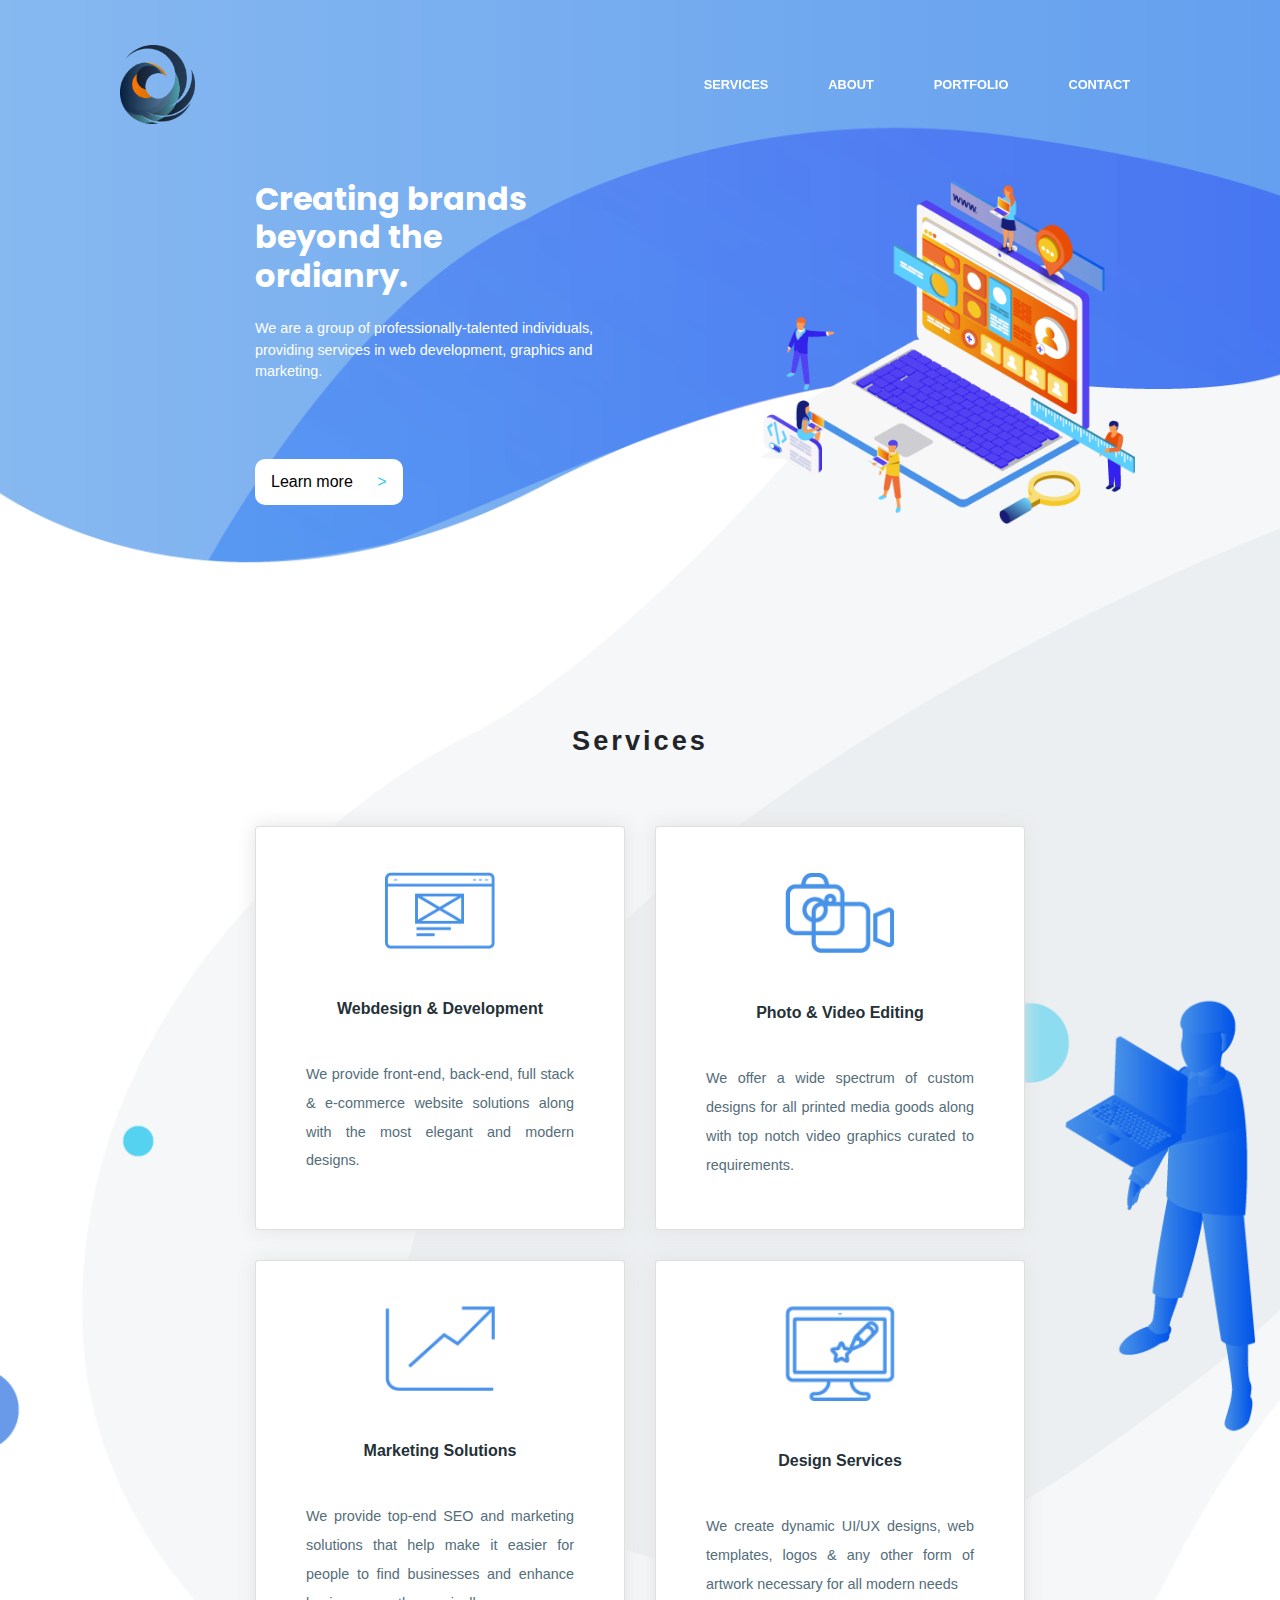
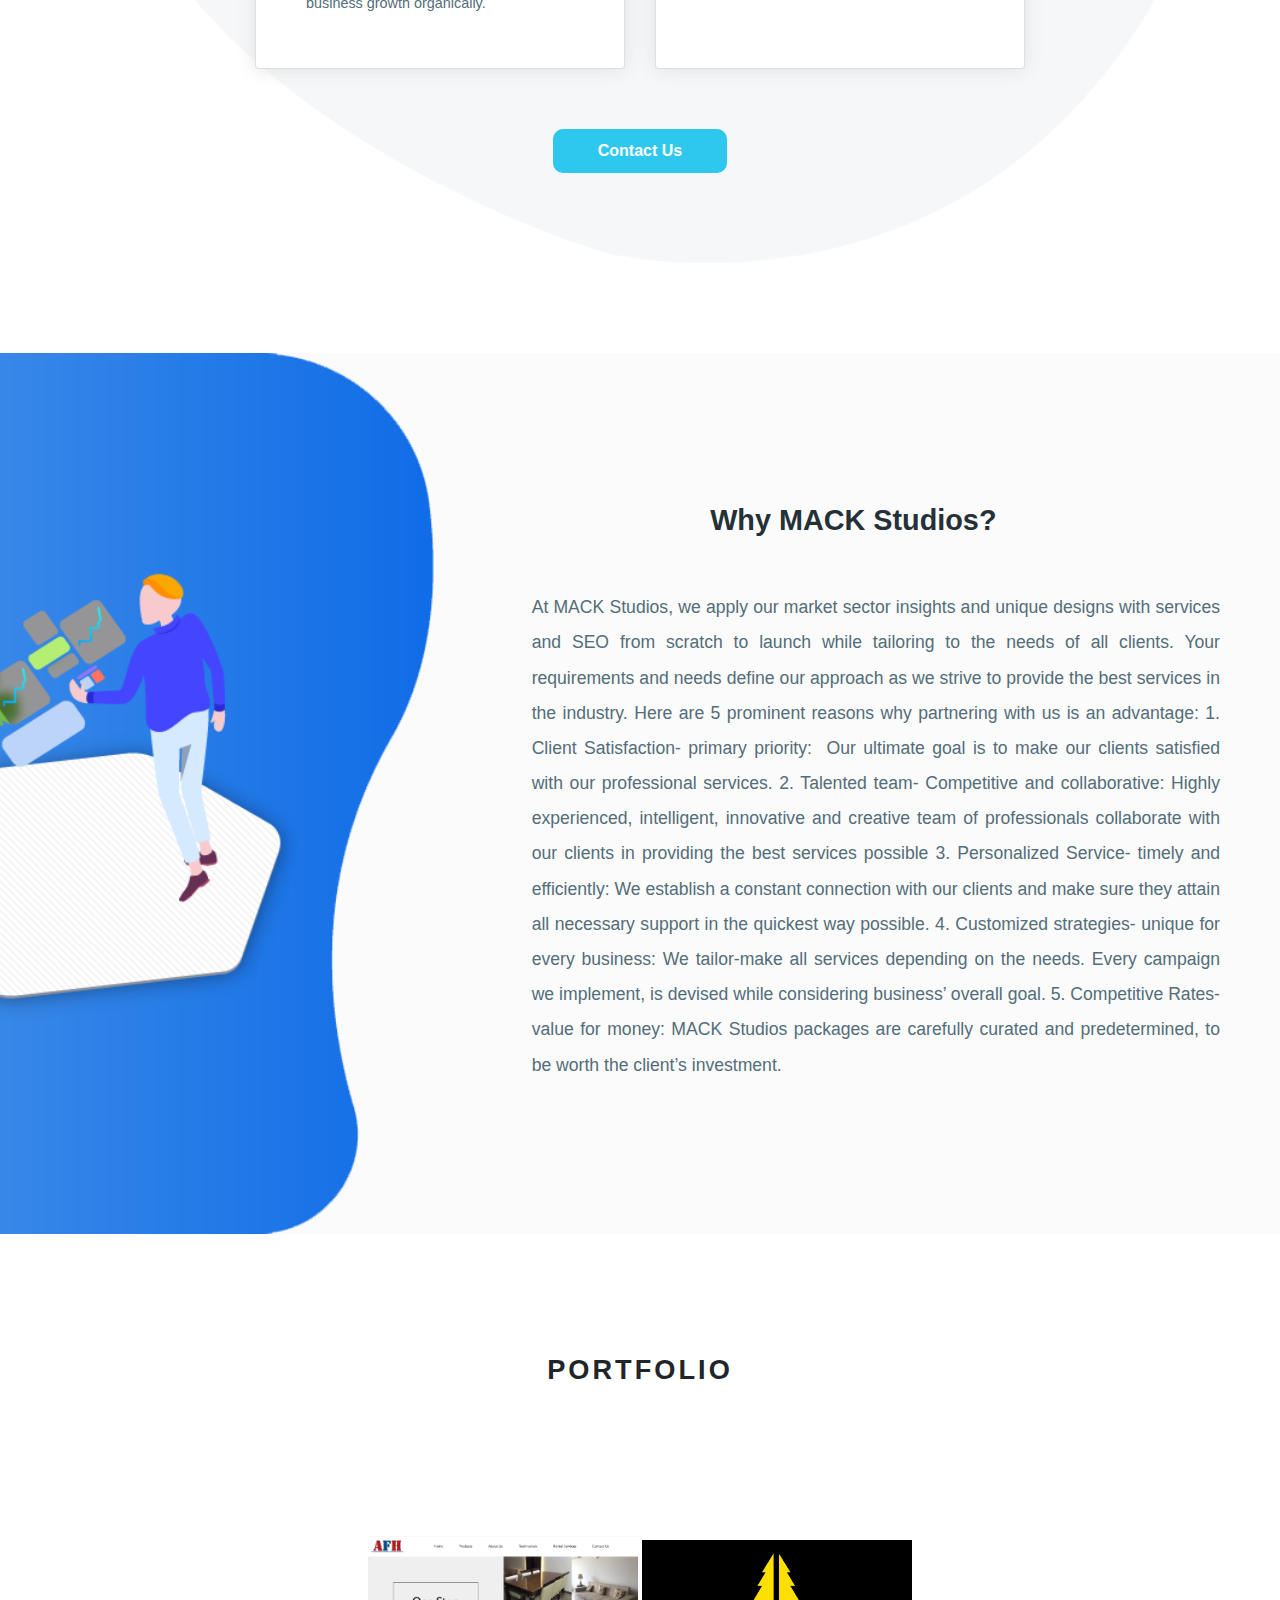
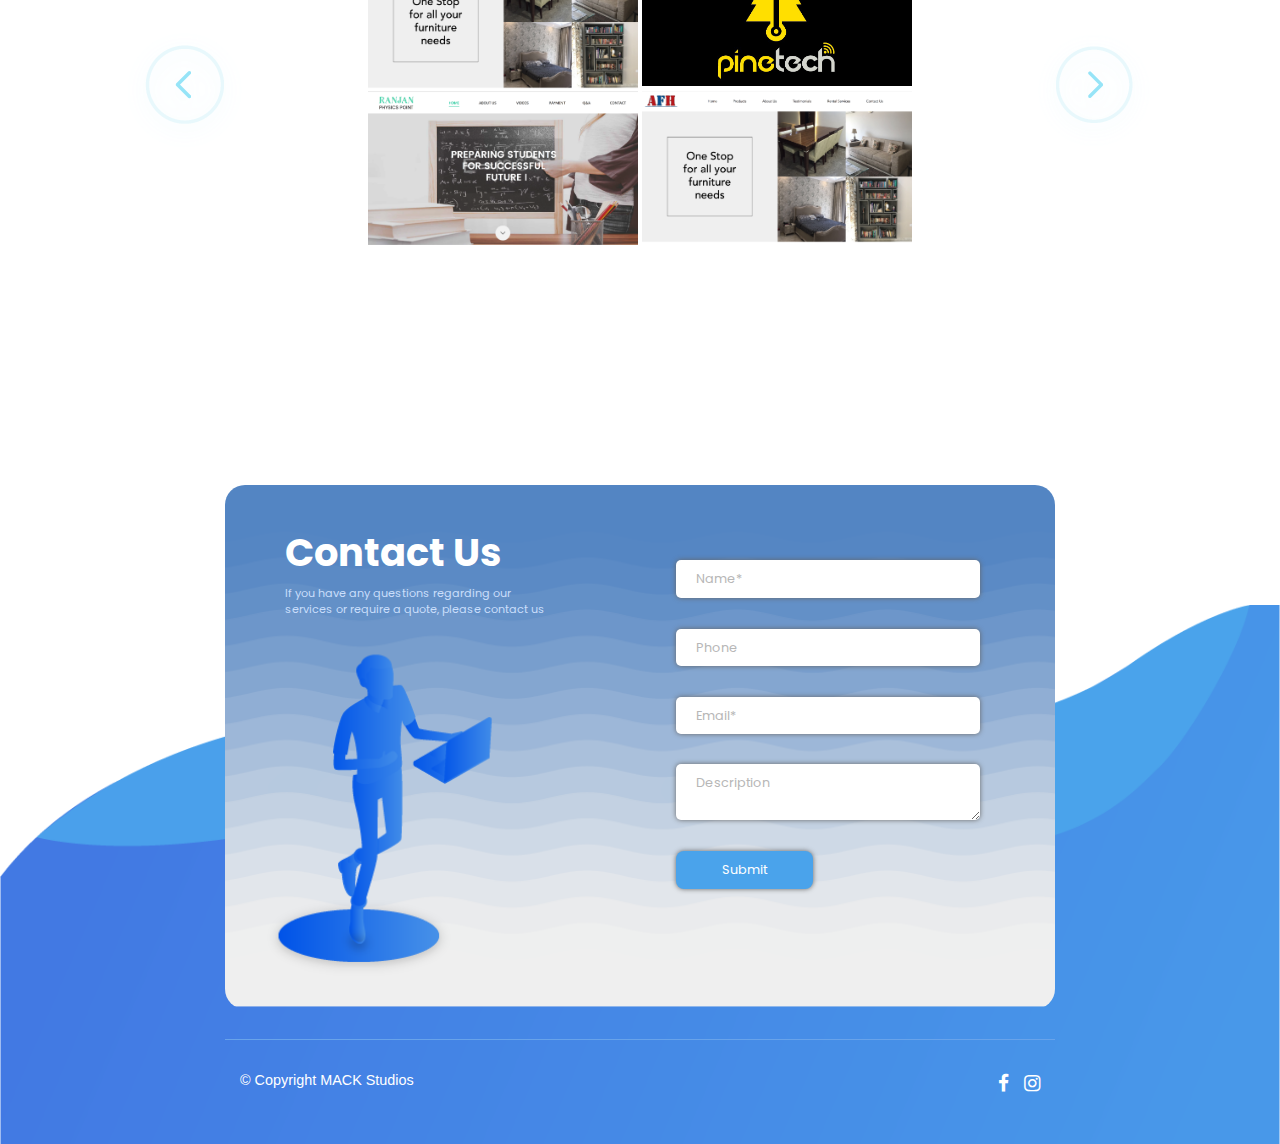
<file: index.html>
<!doctype html>
<html lang="en">
  <head>
    <!-- Required meta tags -->
    <meta charset="utf-8">
    <meta name="viewport" content="width=device-width, initial-scale=1, shrink-to-fit=no">

    <!-- Bootstrap CSS -->
    <link rel="stylesheet" href="css/bootstrap.css">
    <link rel="stylesheet" href="https://cdnjs.cloudflare.com/ajax/libs/font-awesome/4.7.0/css/font-awesome.min.css">
    <link rel="stylesheet" type="text/css" href="css/style.css">


    <link href="https://fonts.googleapis.com/css?family=Poppins:400,700" rel="stylesheet">

    <!-- JS/JQUERY -->

    <script src="https://ajax.googleapis.com/ajax/libs/jquery/3.3.1/jquery.min.js"></script>    
    <script src="https://cdnjs.cloudflare.com/ajax/libs/popper.js/1.14.0/umd/popper.min.js" integrity="sha384-cs/chFZiN24E4KMATLdqdvsezGxaGsi4hLGOzlXwp5UZB1LY//20VyM2taTB4QvJ" crossorigin="anonymous"></script>
    <script src="js/bootstrap.js"></script>
    <script type="text/javascript" src="animatescroll.js"></script>
    <script type="text/javascript">
      $(function () {
        $(document).scroll(function () {
          var $nav = $(".navbar");
          var $logoNav = $(".logo-nav");
          $nav.toggleClass('scrolled',$(this).scrollTop() > $nav.height());
          $logoNav.toggleClass('scrolled', $(this).scrollTop()>$nav.height()); 
        });

        $('#form1').submit(function(e){
  
            e.preventDefault(); // Prevent Default Submission
          
            $.ajax({
               url: 'insert.php',
               type: 'POST',
               data: $(this).serialize(), // it will serialize the form data
                      dataType: 'html'
                  });
          });
        
      });
    </script>

    <title>Mack Studios</title>
  </head>
  <body>
    <nav class="navbar navbar-expand-md fixed-top">
      <a href="#" class="nav-logo-a" onclick="$('#home-con').animatescroll();" href="#"><img src="img/logo.png" class="logo-nav img-fluid"></a>
        <div class="mobShow">
          <h1 class="he11">MACK Studios</h1>
        </div>
        <a class="navbar-toggler" data-toggle="collapse" data-target="#nav-coll" aria-controls="nav-coll" aria-expanded="false" aria-label="Toggle navigation">
             &#9776
          </a>
      <div class="collapse navbar-collapse" id="nav-coll">
        <ul class="navbar-nav ml-auto">
          <li class="nav-item">
            <a class="nav-link" onclick="$('#services-con').animatescroll();$('.navbar-collapse').collapse('hide');" href="#" >SERVICES</a>
          </li>
          <li class="nav-item">
            <a class="nav-link" onclick="$('#why-con').animatescroll();$('.navbar-collapse').collapse('hide');" href="#">ABOUT</a>
          </li>
          <li class="nav-item">
            <a class="nav-link" onclick="$('#port-con').animatescroll();$('.navbar-collapse').collapse('hide');" href="#">PORTFOLIO</a>
          </li>
          <li class="nav-item">
            <a class="nav-link" onclick="$('#contact-con').animatescroll();$('.navbar-collapse').collapse('hide');" href="#">CONTACT</a>
          </li>
        </ul>
      </div>
    </nav>

    <div class="container-fluid con1 con-bg" id="home-con">
      <div class="row">
        <div class="col-sm-12 col-md-6">
          <h1 class="he1">
            Creating brands beyond the ordianry.
          </h1>
          <p class="p1">
            We are a group of professionally-talented individuals, providing services in web development, graphics and marketing.
          </p>
          <a href="#" onclick="$('#why-con').animatescroll();" class="btn btn1">Learn more   <span class="span1"> > </span></a>
        </div>
        <div class="col-sm-12 col-md-6">
          <img src="img/i1.png" class="i1" />
        </div>
      </div>

     <div class="row" id="services-con">
          <h2 class="mx-auto he2">Services</h2>

          <div class="card-deck card-deck1 mx-auto">
            <div class="card">
              <img class="card-img-top mx-auto" src="img/c1.png">
              <div class="card-body">
                <center><h5 class="card-title">Webdesign & Development</h5></center>
                <center><p class="card-text">
                  We provide front-end, back-end, full stack & e-commerce website solutions along with the most elegant and modern designs. 
              </p></center>
              </div>
            </div>
            <div class="card">
              <img class="card-img-top mx-auto" src="img/c2.png">
              <div class="card-body">
                <center><h5 class="card-title">Photo & Video Editing</h5></center>
                <center><p class="card-text">
                      We offer a wide spectrum of custom designs for all printed media goods along with top notch video graphics curated to requirements.
                </p></center>
              </div>
            </div>
          </div>

          <div class="card-deck card-deck2 mx-auto">
            <div class="card">
              <img class="card-img-top mx-auto" src="img/c3.png">
              <div class="card-body">
                <center><h5 class="card-title">Marketing Solutions</h5></center>
                <center><p class="card-text">We provide top-end SEO and marketing solutions that help make it easier for people to find businesses and enhance business growth organically.

              </p></center>
              </div>
            </div>
            <div class="card">
              <img class="card-img-top mx-auto" src="img/c4.png">
              <div class="card-body">
                <center><h5 class="card-title">Design Services</h5></center>
                <center><p class="card-text">We create dynamic UI/UX designs, web templates, logos & any other form of artwork necessary for all modern needs

                </p></center>
              </div>
            </div>
          </div>

      </div>

      <div class="row mx-auto">
        <div class="col-sm-12">
          <center><button type="button" class="btn btn-primary btn2" onclick="$('#contact-con').animatescroll();">Contact Us</button></center>
        </div>
      </div>
</div>
    </div>

    <div class="container-fluid con2 con-bg" id="why-con">
      <div class="row">
        <div class="col-sm-12 col-md-8 offset-md-4">
          <center><h1 class="he3">Why MACK Studios?</h1></center>
          <p class="p2">
            At MACK Studios, we apply our market sector insights and unique designs with services and SEO from scratch to launch while tailoring to the needs of all clients. Your requirements and needs define our approach as we strive to provide the best services in the industry. Here are 5 prominent reasons why partnering with us is an advantage:
1. Client Satisfaction- primary priority:  Our ultimate goal is to make our clients satisfied with our professional services.
2. Talented team- Competitive and collaborative: Highly experienced, intelligent, innovative and creative team of professionals collaborate with our clients in providing the best services possible
3. Personalized Service- timely and efficiently: We establish a constant connection with our clients and make sure they attain all necessary support in the quickest way possible.
4. Customized strategies- unique for every business: We tailor-make all services depending on the needs. Every campaign we implement, is devised while considering business’ overall goal.
5. Competitive Rates- value for money: MACK Studios packages are carefully curated and predetermined, to be worth the client’s investment.

          </p>
        </div>
      </div>
    </div>

    <div class="container-fluid con3 con-bg" id="port-con">
      <div class="row">
        <div class="col-sm-12">
          <center><h1 class="he4">PORTFOLIO</h1></center>
        </div>
      </div>

      <div class="row">
        <div class="col-sm-12 car-col">
          <div id="carouselExampleControls" class="carousel slide mx-auto" data-ride="carousel">
            <div class="carousel-inner">
              <div class="carousel-item active">
                <center>
                  <img class="pi pi1" src="img/port1.png" alt="First slide">
                  <img class="pi pi2" src="img/port2.png" alt="Second slide">
                  <img class="pi pi3" src="img/port3.png" alt="Second slide">
                  <img class="pi pi4" src="img/port1.png" alt="Second slide">
               </center>
              </div>
            </div>
            <a class="carousel-control-prev" href="#carouselExampleControls" role="button" data-slide="prev">
              <img src="img/ar1.png">
            </a>
            <a class="carousel-control-next" href="#carouselExampleControls" role="button" data-slide="next">
              <img src="img/ar2.png">
            </a>
          </div>
        </div>
        
      </div>

    </div>

    <div class="container-fluid con4 con-bg" id="contact-con">
      <div class="row con-bg row-form">
        <div class="col-sm-5">
          <h1 class="he5">Contact Us</h1>
          <p class="p4">If you have any questions regarding our services
              or require a quote, please contact us</p>
        </div>
        <div class="col-sm-7">
              <form class="con-bg" action="" method="post" enctype="text/plain">
                <div class="form-row">
                  <div class="form-group col-md-12">
                    <input type="text" class="form-control" name="name" id="name1" placeholder="Name*" required>
                  </div>
                  <div class="form-group col-md-12">
                    <input type="text" class="form-control" name="phone" id="phone1" placeholder="Phone">
                  </div>
                </div>
                <div class="form-group">
                  <input type="email" class="form-control" id="email" name="email" placeholder="Email*" required>
                </div>
                <div class="form-group">
                  <textarea type="text" class="form-control" id="desc1" name="desc" placeholder="Description"></textarea> 
                </div>
                <button type="submit" class="btn btn-submit">Submit</button>
              </form>          
        </div>
      </div>
      <div class="row row-footer">
        <div class="col-md-6 col-sm-12">
          <p class="p5"> &#169; Copyright MACK Studios</p>
        </div>
        <div class="col-md-6 col-sm-12">
          <p class="p6"><i class="fa fa-facebook"></i><i class="fa fa-instagram"></i></p>
        </div>
      </div>
    </div>

    <!-- Optional JavaScript -->
    <!-- jQuery first, then Popper.js, then Bootstrap JS -->
  </body>
</html>
</file>
<file: css/style.css>
/*fonts and font colors*/
@import url('https://rsms.me/inter/inter-ui.css');
.font_inter,.nav-link,.p1,.he2,.card-title,.card-text,.btn2,.he3,.p2,.he4,.p5,.p6{
	font-family: 'Inter UI', sans-serif;
}
.card-title{
	font-weight: bolder;
	font-size: 1em;
	color: #253138;
}
.card-text{
	font-size: 0.9em;
	text-align: justify;
	padding:30px 30px;
	color: #536d79;
	font-weight: 500;
	line-height: 2;
}
.btn2,.he3{
	font-weight: bold;
}
.he1,.nav-link,.p1,.he5,.p5,.p6{
	color: #ffffff;
}
.he1,.he5{
	font-family: 'Poppins', sans-serif;
	font-weight: bolder;
	font-size: 2em;
}
.he5{
	font-size: 2.4em !important;
	padding: 45px 45px 0px 45px;
}
.he2,.he4{
	font-weight: bolder;
	letter-spacing: 3px;
	font-size: 1.7em;
}
.he3{
	font-size: 1.8em;
	padding-top: 150px;
	padding-bottom: 15px;
	color: #253138;
}
.p1{
	padding: 0px 30px 60px 240px;
	font-size: 0.9em;
}
.p2{
	padding: 30px 45px 135px 90px;
	font-size: 1.1em;
	line-height: 2;
	text-align: justify;
	color: #536d79;
}
.p4{
	font-family: 'Poppins', sans-serif;
	font-size: 0.7em;
	padding-left: 45px;
	color: #c9defb;
}
.p5,.p6{
	padding-top: 30px;
}
.p5{
	font-size: 0.9em;
}
.p6{
	float: right;
	font-size: 1.2em;
}
nav ul li a{
	font-size: 0.8em;
	font-weight: bold;
}

/* containers */
.con1{
	background: url(../img/bg1.png);
}
.con2{
	margin-top: 90px;
	background: url(../img/bg2.png);
}
.con3{
	margin-bottom: 300px;
}
.con4{
	background: url(../img/bg3.png);
	padding: 30px 240px;
}
.con4 .row-form{
	background: url(../img/bg-form.png);
	background-size: cover;
	background-repeat: no-repeat;
	background-position: center;
}
.con-bg{
	background-size: cover;
	background-repeat: no-repeat;
	background-position: center;
}
/* nav */

.navbar{
	padding: 45px 120px;
}
.logo-nav{
	width: 75px;
}
.nav-link{
	padding: 0px 30px !important;
}
nav a:hover{
	color: #c4daff;
	text-decoration: underline;
}
/* headings */
.he1{
	padding: 180px 30px 15px 240px;
}
.he2{
	margin-top: 120px;
}
.he4{
	margin-top: 120px;
	margin-bottom: 90px;
}
/*buttons*/
.btn1{
	background-color: #ffffff !important;
	color: #000000 !important;
	margin-left: 240px !important;
	margin-bottom: 100px !important;
	border-radius: 10px !important;
	padding: 10px 15px !important;
}
.btn2{
	padding: 10px 45px;
	margin-top: 60px;
	margin-bottom: 90px;
	border-radius: 10px;
	background-color: #2ec8ee;
	border :none;
}
.btn-submit{
	font-family: 'Poppins', sans-serif;
	font-size: 0.8em;
	margin-top: 15px;
	padding: 8px 45px;
	background-color: #4aa3eb;
	color: #ffffff;
	border-radius: 8px;
}
.span1{
	padding-left: 20px;
	color: #2fc9ef;
}
/*carousel*/
.carousel{
	padding:30px 150px;
}
.car-col{
	padding:30px 105px;
}
.pi{
	width: 270px;
}

/* card */
.card-deck{
	padding-left:240px;
	padding-right: 240px;
}
.card{
	box-shadow: 0px 0px 20px #e2e2e2;
}
.card-deck1{
	padding-top: 60px;
	padding-bottom: 30px;
}
.card-img-top{
	width: 110px;
	padding: 45px 0px 30px 0px;
}
/*FORM*/
form{
	padding: 60px 60px 120px 90px;
}
.form-control{
	font-family: 'Poppins', sans-serif;
	font-size: 0.8em;
	margin-top: 15px;
	padding: 9px 0px 9px 20px;
}
input,textarea{
	border:none !important;
	border-radius: 5px !important;
}
textarea{
	margin-top: 30px !important;
}
input,textarea,.btn-submit{
	box-shadow: 0px 0px 5px #666666;
}
.row-form{
	margin-top: -150px;
	margin-bottom: 30px;
	border-radius: 20px;
}
.row-footer{
	border-top: 1px solid #68a3ea;
}
::placeholder { /* Chrome, Firefox, Opera, Safari 10.1+ */
    color: #b7b7b7 !important;
    opacity: 1; /* Firefox */
}

:-ms-input-placeholder { /* Internet Explorer 10-11 */
    color: #b7b7b7 !important;
}

::-ms-input-placeholder { /* Microsoft Edge */
    color: #b7b7b7 !important;
}
/* scrolled */

.navbar.scrolled {
	padding: 5px 60px;
	background-color: rgba(68,68,68,0.6);
	transition: background-color 200ms linear;
}
.logo-nav.scrolled{
	width: 45px;
}

/*img*/
.i1{
	padding-top: 180px;
	padding-left: 105px;
	width: 480px;
}
.fa{
	padding-left: 15px;
}
/*Mobile*/
.mobShow{
	display: none;
}
@media only screen and (max-device-width : 480px){ 
	.he1{
		padding: 240px 30px 15px 30px;
	}
	.p1{
		padding: 30px 30px 60px 30px;
		text-align: justify;
	}
	.btn1{
		margin-left: 30px !important;
	}
	.i1{
		display: none;
	}
	.card-deck{
		padding-left: 15px;
		padding-right: 15px;
	}
	.p2{
		padding: 30px 30px 135px 30px;
	}
	.he3{
		padding-top: 30px;
	}
	.carousel{
		display: none;
	}
	.con4{
		padding: initial;
	}
	.row-form,.row-footer{
		margin-right: 0;
		margin-left: 0;
		border-radius: 0;
	}
	.navbar{
		padding: 45px 45px;
	}
	.logo-nav{
		width: 45px;
	}
	.mobShow{
		display: initial;
	}
	.he11{
		font-family: 'inter ui', sans-serif;
		color: #ffffff;
		font-size: 1em;
		margin: 0 !important;
	}
	form{
		padding: 15px 30px 60px 30px;
	}
	.btn-submit{
		padding: 10px 120px;
		margin-top: 30px;
	}
	.p4{
		padding-right: 45px;
		margin-top: 30px;
	}
}
</file>
